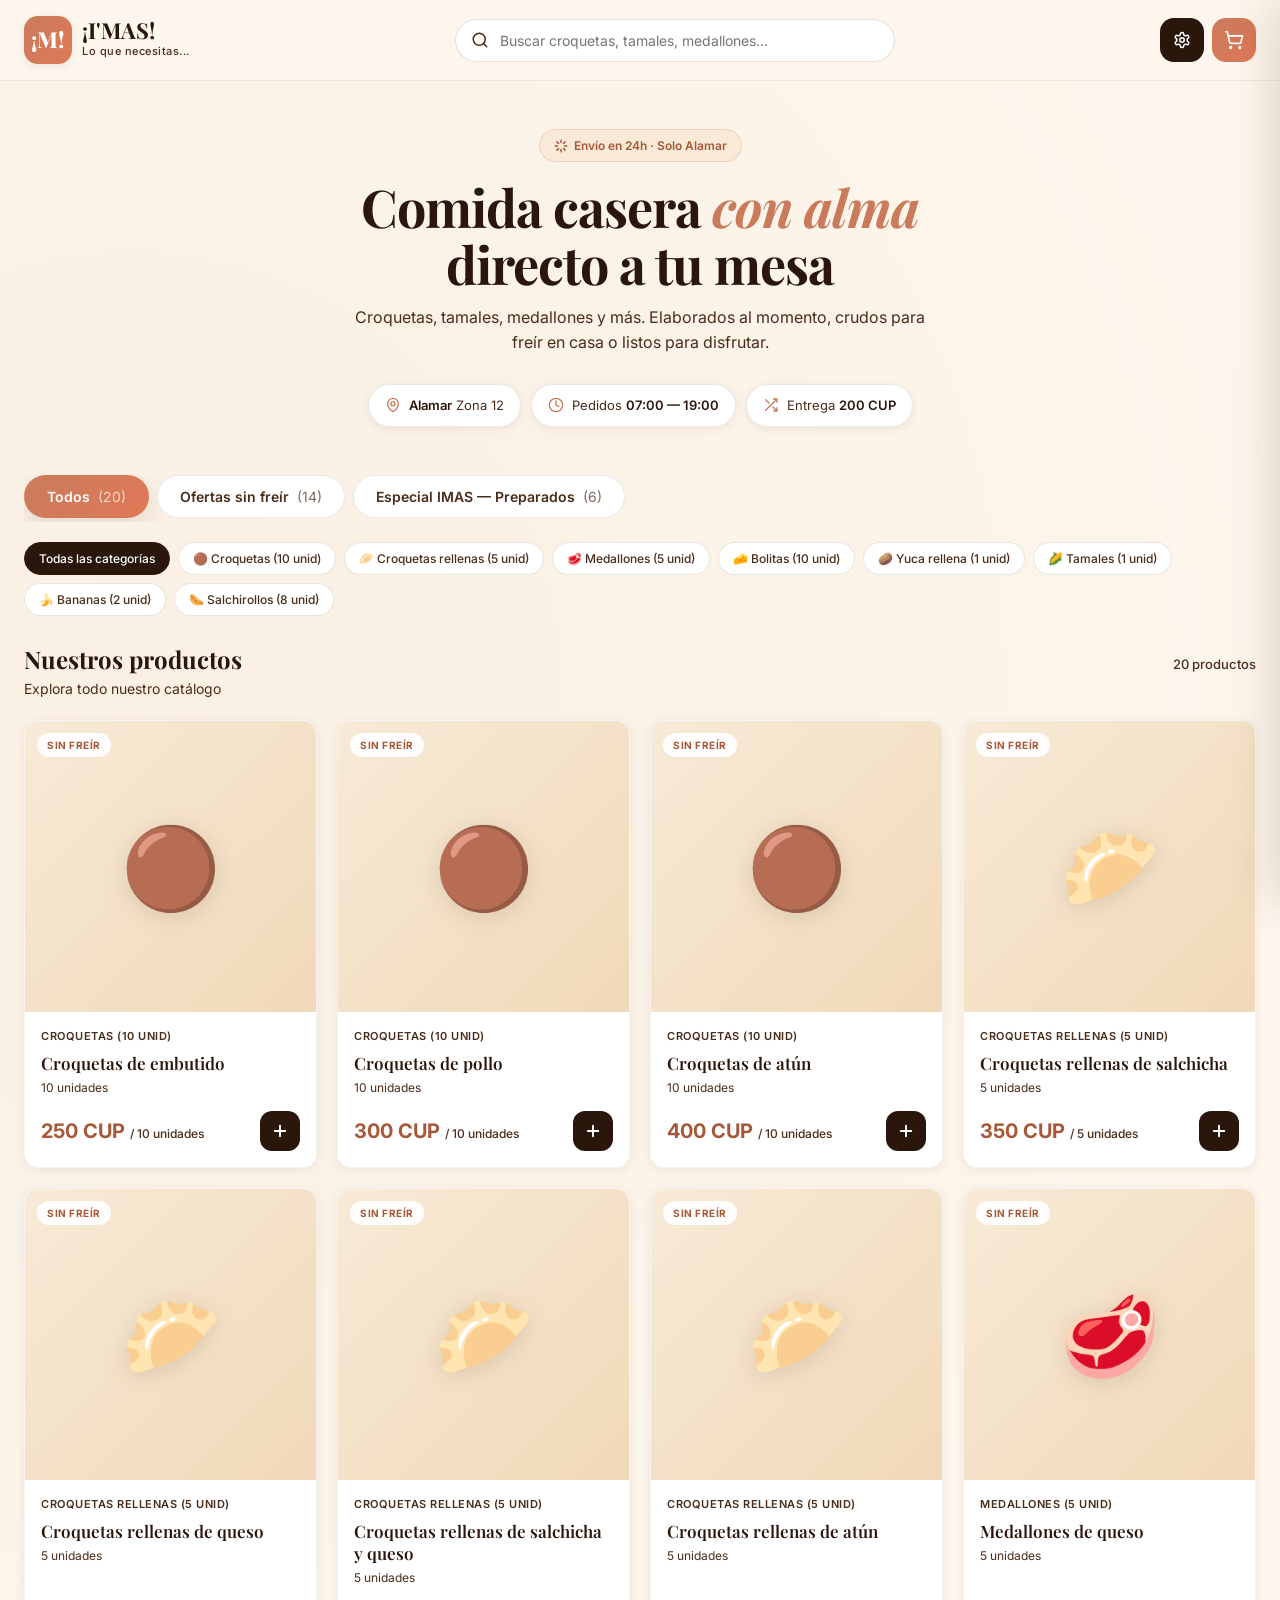
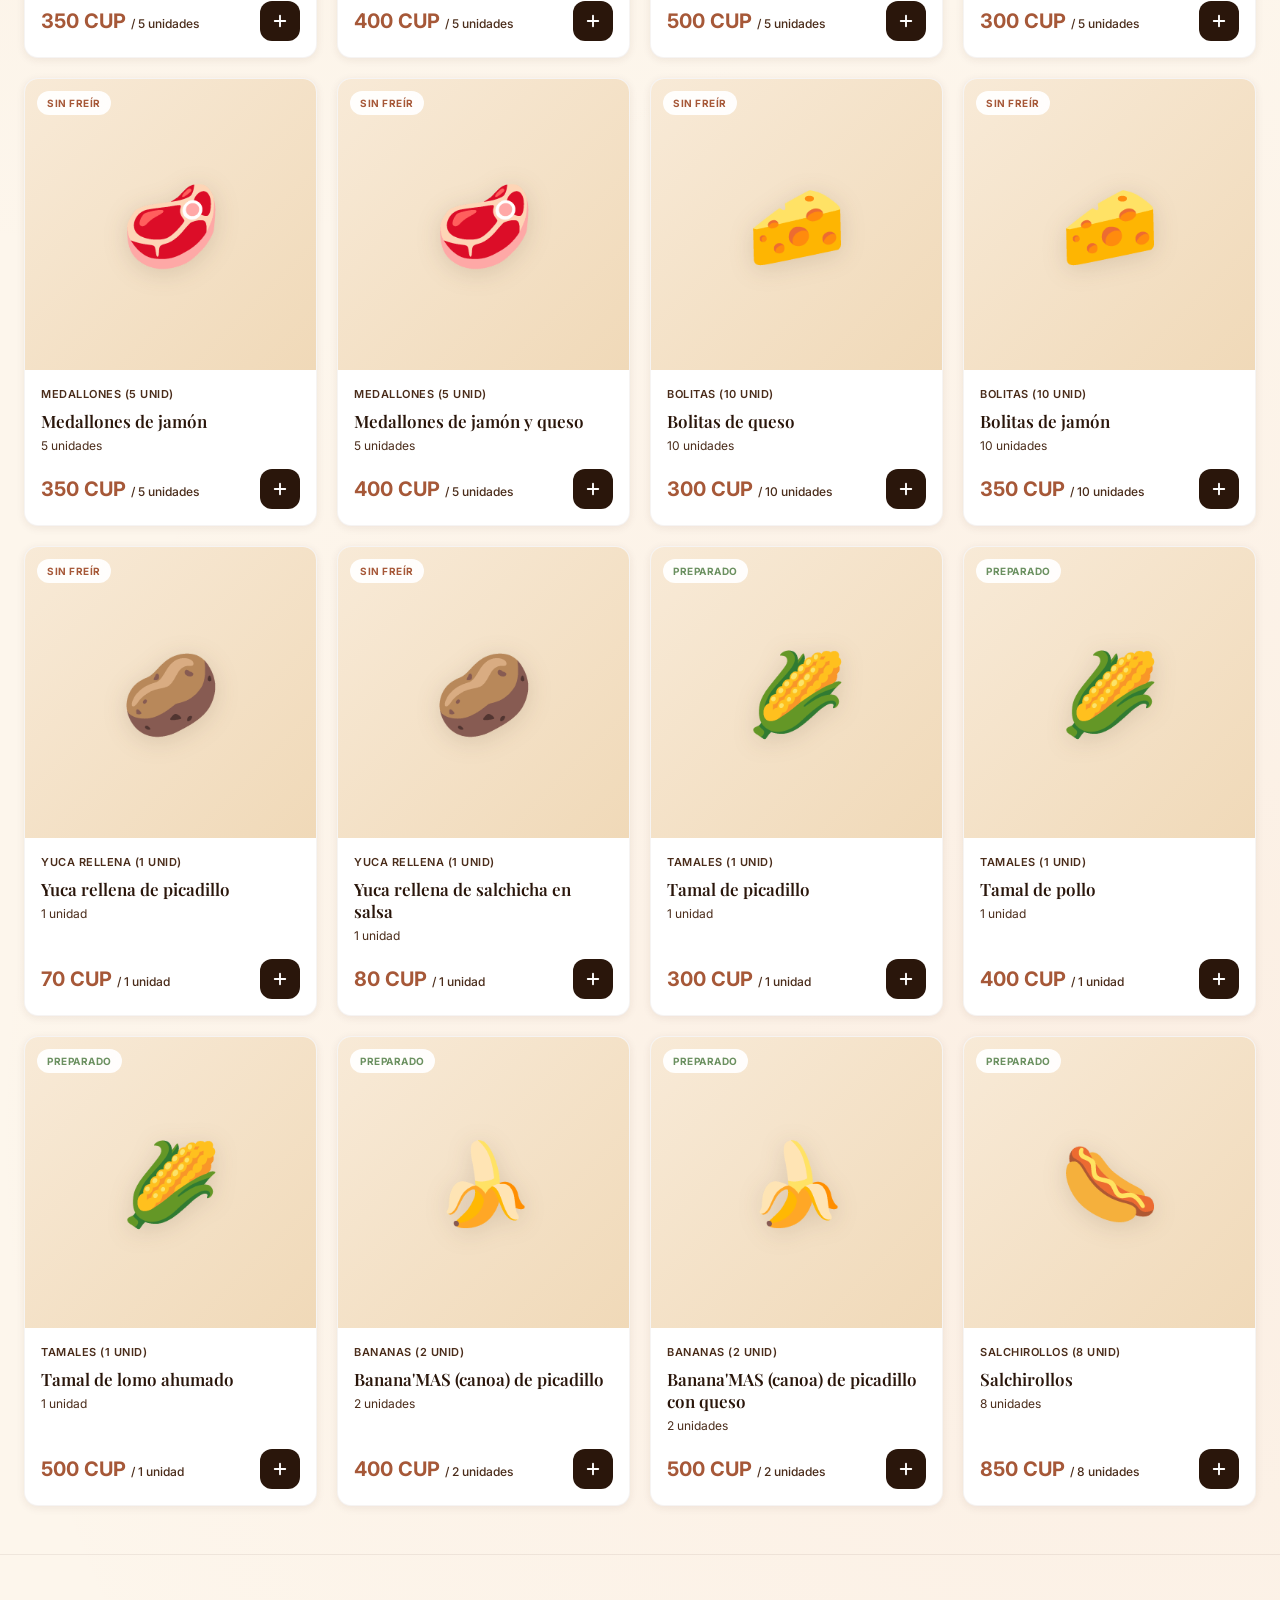
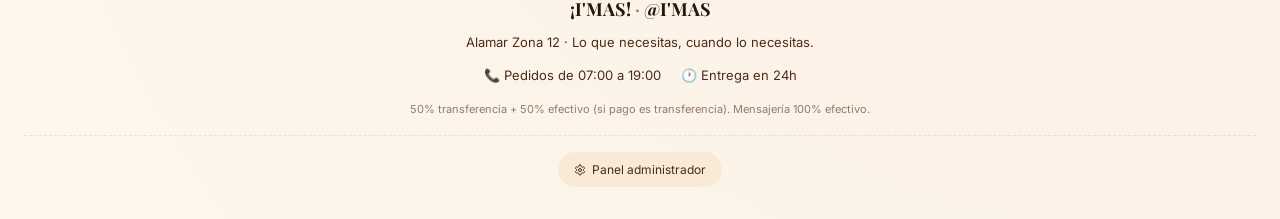
<file: index.html>
<!DOCTYPE html>
<html lang="es">
<head>
<meta charset="UTF-8" />
<meta name="viewport" content="width=device-width, initial-scale=1.0" />
<title>¡I'MAS! — Lo que necesitas...</title>
<link rel="preconnect" href="https://fonts.googleapis.com">
<link rel="preconnect" href="https://fonts.gstatic.com" crossorigin>
<link href="https://fonts.googleapis.com/css2?family=Playfair+Display:wght@500;600;700;800&family=Inter:wght@300;400;500;600;700&display=swap" rel="stylesheet">
<link rel="stylesheet" href="css/styles.css">
<link rel="stylesheet" href="css/store.css">
</head>
<body>

<header class="header" id="header">
  <div class="header-inner">
    <div class="logo" onclick="window.scrollTo({top:0, behavior:'smooth'})">
      <div class="logo-mark">¡M!</div>
      <div class="logo-text">
        <h1>¡I'MAS!</h1>
        <p>Lo que necesitas...</p>
      </div>
    </div>

    <div class="search-wrap">
      <svg class="search-icon" width="18" height="18" viewBox="0 0 24 24" fill="none" stroke="currentColor" stroke-width="2" stroke-linecap="round" stroke-linejoin="round">
        <circle cx="11" cy="11" r="8"/><path d="m21 21-4.3-4.3"/>
      </svg>
      <input type="text" class="search-input" id="searchInput" placeholder="Buscar croquetas, tamales, medallones..." />
      <button class="search-clear" id="searchClear" aria-label="Limpiar búsqueda">×</button>
    </div>

    <div class="header-actions">
      <a href="admin.html" class="icon-btn admin-btn" title="Panel administrador">
        <svg width="18" height="18" viewBox="0 0 24 24" fill="none" stroke="currentColor" stroke-width="2" stroke-linecap="round" stroke-linejoin="round">
          <path d="M12.22 2h-.44a2 2 0 0 0-2 2v.18a2 2 0 0 1-1 1.73l-.43.25a2 2 0 0 1-2 0l-.15-.08a2 2 0 0 0-2.73.73l-.22.38a2 2 0 0 0 .73 2.73l.15.1a2 2 0 0 1 1 1.72v.51a2 2 0 0 1-1 1.74l-.15.09a2 2 0 0 0-.73 2.73l.22.38a2 2 0 0 0 2.73.73l.15-.08a2 2 0 0 1 2 0l.43.25a2 2 0 0 1 1 1.73V20a2 2 0 0 0 2 2h.44a2 2 0 0 0 2-2v-.18a2 2 0 0 1 1-1.73l.43-.25a2 2 0 0 1 2 0l.15.08a2 2 0 0 0 2.73-.73l.22-.39a2 2 0 0 0-.73-2.73l-.15-.08a2 2 0 0 1-1-1.74v-.5a2 2 0 0 1 1-1.74l.15-.09a2 2 0 0 0 .73-2.73l-.22-.38a2 2 0 0 0-2.73-.73l-.15.08a2 2 0 0 1-2 0l-.43-.25a2 2 0 0 1-1-1.73V4a2 2 0 0 0-2-2z"/>
          <circle cx="12" cy="12" r="3"/>
        </svg>
      </a>
      <button class="icon-btn cart-btn" id="cartBtn" aria-label="Carrito">
        <svg width="20" height="20" viewBox="0 0 24 24" fill="none" stroke="currentColor" stroke-width="2" stroke-linecap="round" stroke-linejoin="round">
          <circle cx="8" cy="21" r="1"/><circle cx="19" cy="21" r="1"/>
          <path d="M2.05 2.05h2l2.66 12.42a2 2 0 0 0 2 1.58h9.78a2 2 0 0 0 1.95-1.57l1.65-7.43H5.12"/>
        </svg>
        <span class="cart-count hidden" id="cartCount">0</span>
      </button>
    </div>
  </div>
</header>

<section class="hero">
  <span class="hero-badge">
    <svg width="14" height="14" viewBox="0 0 24 24" fill="none" stroke="currentColor" stroke-width="2.5" stroke-linecap="round" stroke-linejoin="round">
      <path d="M12 2v4M12 18v4M4.93 4.93l2.83 2.83M16.24 16.24l2.83 2.83M2 12h4M18 12h4M4.93 19.07l2.83-2.83M16.24 7.76l2.83-2.83"/>
    </svg>
    Envío en 24h · Solo Alamar
  </span>
  <h2>Comida casera <span>con alma</span><br/>directo a tu mesa</h2>
  <p class="hero-subtitle">Croquetas, tamales, medallones y más. Elaborados al momento, crudos para freír en casa o listos para disfrutar.</p>
  <div class="info-chips">
    <div class="info-chip">
      <svg width="16" height="16" viewBox="0 0 24 24" fill="none" stroke="currentColor" stroke-width="2" stroke-linecap="round" stroke-linejoin="round"><path d="M20 10c0 7-8 12-8 12s-8-5-8-12a8 8 0 0 1 16 0Z"/><circle cx="12" cy="10" r="3"/></svg>
      <span><strong>Alamar</strong> Zona 12</span>
    </div>
    <div class="info-chip">
      <svg width="16" height="16" viewBox="0 0 24 24" fill="none" stroke="currentColor" stroke-width="2" stroke-linecap="round" stroke-linejoin="round"><circle cx="12" cy="12" r="10"/><polyline points="12 6 12 12 16 14"/></svg>
      <span>Pedidos <strong>07:00 — 19:00</strong></span>
    </div>
    <div class="info-chip">
      <svg width="16" height="16" viewBox="0 0 24 24" fill="none" stroke="currentColor" stroke-width="2" stroke-linecap="round" stroke-linejoin="round"><path d="M16 3h5v5M4 20L21 3M21 16v5h-5M15 15l6 6M4 4l5 5"/></svg>
      <span>Entrega <strong>200 CUP</strong></span>
    </div>
  </div>
</section>

<section class="filters">
  <div class="section-tabs" id="sectionTabs"></div>
  <div class="category-filters" id="categoryFilters"></div>
</section>

<main class="products-wrap">
  <div class="section-header">
    <div>
      <h3 id="sectionTitle">Nuestros productos</h3>
      <p id="sectionDescription">Explora todo nuestro catálogo</p>
    </div>
    <span class="result-count" id="resultCount"></span>
  </div>
  <div class="products" id="productsGrid"></div>
</main>

<footer class="footer">
  <div class="footer-brand">¡I'MAS! <span>·</span> @I'MAS</div>
  <p>Alamar Zona 12 · Lo que necesitas, cuando lo necesitas.</p>
  <div class="footer-links">
    <span>📞 Pedidos de 07:00 a 19:00</span>
    <span>🕐 Entrega en 24h</span>
  </div>
  <p style="margin-top:16px; font-size:11px; opacity:0.6;">50% transferencia + 50% efectivo (si pago es transferencia). Mensajería 100% efectivo.</p>
  <div class="footer-admin">
    <a href="admin.html" class="footer-admin-btn">
      <svg width="12" height="12" viewBox="0 0 24 24" fill="none" stroke="currentColor" stroke-width="2" stroke-linecap="round" stroke-linejoin="round">
        <path d="M12.22 2h-.44a2 2 0 0 0-2 2v.18a2 2 0 0 1-1 1.73l-.43.25a2 2 0 0 1-2 0l-.15-.08a2 2 0 0 0-2.73.73l-.22.38a2 2 0 0 0 .73 2.73l.15.1a2 2 0 0 1 1 1.72v.51a2 2 0 0 1-1 1.74l-.15.09a2 2 0 0 0-.73 2.73l.22.38a2 2 0 0 0 2.73.73l.15-.08a2 2 0 0 1 2 0l.43.25a2 2 0 0 1 1 1.73V20a2 2 0 0 0 2 2h.44a2 2 0 0 0 2-2v-.18a2 2 0 0 1 1-1.73l.43-.25a2 2 0 0 1 2 0l.15.08a2 2 0 0 0 2.73-.73l.22-.39a2 2 0 0 0-.73-2.73l-.15-.08a2 2 0 0 1-1-1.74v-.5a2 2 0 0 1 1-1.74l.15-.09a2 2 0 0 0 .73-2.73l-.22-.38a2 2 0 0 0-2.73-.73l-.15.08a2 2 0 0 1-2 0l-.43-.25a2 2 0 0 1-1-1.73V4a2 2 0 0 0-2-2z"/>
        <circle cx="12" cy="12" r="3"/>
      </svg>
      Panel administrador
    </a>
  </div>
</footer>

<!-- PRODUCT MODAL -->
<div class="modal-backdrop" id="productModal">
  <div class="modal" onclick="event.stopPropagation()">
    <div class="modal-image">
      <div class="modal-emoji" id="modalEmoji"></div>
      <button class="modal-close" onclick="closeProductModal()">×</button>
    </div>
    <div class="modal-body">
      <div class="product-category" id="modalCategory"></div>
      <div class="product-name" id="modalName"></div>
      <div class="product-unit" id="modalUnit"></div>
      <div class="modal-stock" id="modalStock" style="font-size:13px; color:var(--terracotta-dark); font-weight:500; margin-bottom:4px;"></div>
      <div class="modal-description" id="modalDescription"></div>

      <div class="quantity-selector">
        <span class="qty-label">Cantidad</span>
        <div class="qty-controls">
          <button class="qty-btn" id="qtyMinus">
            <svg width="14" height="14" viewBox="0 0 24 24" fill="none" stroke="currentColor" stroke-width="3"><path d="M5 12h14"/></svg>
          </button>
          <span class="qty-value" id="qtyValue">1</span>
          <button class="qty-btn" id="qtyPlus">
            <svg width="14" height="14" viewBox="0 0 24 24" fill="none" stroke="currentColor" stroke-width="3"><path d="M5 12h14M12 5v14"/></svg>
          </button>
        </div>
      </div>

      <div class="modal-footer">
        <div class="modal-total">
          <span>Total</span>
          <strong id="modalTotal">0 CUP</strong>
        </div>
        <button class="btn-primary" id="addToCartBtn">
          <svg width="16" height="16" viewBox="0 0 24 24" fill="none" stroke="currentColor" stroke-width="2.5" stroke-linecap="round" stroke-linejoin="round">
            <circle cx="8" cy="21" r="1"/><circle cx="19" cy="21" r="1"/>
            <path d="M2.05 2.05h2l2.66 12.42a2 2 0 0 0 2 1.58h9.78a2 2 0 0 0 1.95-1.57l1.65-7.43H5.12"/>
          </svg>
          Agregar al carrito
        </button>
      </div>
    </div>
  </div>
</div>

<!-- CART DRAWER -->
<div class="drawer-backdrop" id="drawerBackdrop"></div>
<aside class="drawer" id="cartDrawer">
  <div class="drawer-header">
    <h3>Tu pedido</h3>
    <button class="drawer-close" id="drawerClose">
      <svg width="18" height="18" viewBox="0 0 24 24" fill="none" stroke="currentColor" stroke-width="2.5" stroke-linecap="round" stroke-linejoin="round">
        <path d="M18 6 6 18M6 6l12 12"/>
      </svg>
    </button>
  </div>
  <div class="drawer-body" id="cartBody"></div>
  <div class="drawer-footer" id="cartFooter" style="display:none;">
    <div class="cart-summary">
      <div class="summary-row"><span>Subtotal</span><span id="cartSubtotal">0 CUP</span></div>
      <div class="summary-row"><span>Mensajería (Alamar)</span><span id="cartDelivery">200 CUP</span></div>
      <div class="summary-row total"><span>Total</span><strong id="cartTotal">0 CUP</strong></div>
    </div>
    <div class="cart-stock-notice" id="cartStockNotice">Stock reservado al confirmar el pedido.</div>
    <button class="btn-checkout" id="checkoutBtn">
      <svg width="18" height="18" viewBox="0 0 24 24" fill="none" stroke="currentColor" stroke-width="2" stroke-linecap="round" stroke-linejoin="round">
        <path d="M22 16.92v3a2 2 0 0 1-2.18 2 19.79 19.79 0 0 1-8.63-3.07 19.5 19.5 0 0 1-6-6 19.79 19.79 0 0 1-3.07-8.67A2 2 0 0 1 4.11 2h3a2 2 0 0 1 2 1.72 12.84 12.84 0 0 0 .7 2.81 2 2 0 0 1-.45 2.11L8.09 9.91a16 16 0 0 0 6 6l1.27-1.27a2 2 0 0 1 2.11-.45 12.84 12.84 0 0 0 2.81.7A2 2 0 0 1 22 16.92z"/>
      </svg>
      Pagar por WhatsApp
    </button>
    <button class="clear-cart" id="clearCart">Vaciar carrito</button>
  </div>
</aside>

<!-- CHECKOUT MODAL -->
<div class="modal-backdrop checkout-modal" id="checkoutModal">
  <div class="modal" onclick="event.stopPropagation()">
    <div class="checkout-body">
      <h3>Finalizar pedido</h3>
      <p class="checkout-subtitle">Completa tus datos y te contactaremos por WhatsApp.</p>

      <div class="form-group"><label class="form-label">Nombre completo *</label>
        <input type="text" class="form-input" id="checkName" placeholder="Ej: María González" />
        <div class="form-error">Por favor ingresa tu nombre.</div></div>

      <div class="form-group"><label class="form-label">Teléfono *</label>
        <input type="tel" class="form-input" id="checkPhone" placeholder="5X XXX XXXX" />
        <div class="form-error">Ingresa un teléfono válido.</div></div>

      <div class="form-group"><label class="form-label">Dirección de entrega (Alamar) *</label>
        <textarea class="form-textarea" id="checkAddress" placeholder="Calle, número, entre calles, edificio, apto..."></textarea>
        <div class="form-error">Necesitamos tu dirección.</div></div>

      <div class="form-group"><label class="form-label">Fecha de entrega deseada</label>
        <input type="date" class="form-input" id="checkDate" /></div>

      <div class="form-group"><label class="form-label">Método de pago *</label>
        <div class="payment-options" id="paymentOptions">
          <label class="payment-option"><input type="radio" name="payment" value="transferencia" />
            <div class="payment-label"><strong>100% Transferencia</strong><span>50% al hacer el pedido + 50% al entregar (ambos por transferencia).</span></div></label>
          <label class="payment-option"><input type="radio" name="payment" value="mixto" />
            <div class="payment-label"><strong>Transferencia + Efectivo</strong><span>50% por transferencia al hacer el pedido, 50% en efectivo al recibir.</span></div></label>
          <label class="payment-option"><input type="radio" name="payment" value="efectivo" />
            <div class="payment-label"><strong>Efectivo al recibir (mensajería)</strong><span>Pago completo en efectivo al mensajero. Incluye 200 CUP de envío.</span></div></label>
        </div>
        <div class="form-error">Selecciona un método de pago.</div></div>

      <div class="form-group"><label class="form-label">Comentarios (opcional)</label>
        <textarea class="form-textarea" id="checkNotes" placeholder="Alguna indicación especial..."></textarea></div>

      <div class="checkout-summary" id="checkoutSummary"></div>

      <div style="display:flex; gap:10px;">
        <button class="btn-primary" style="flex:1; background:var(--brown-700);" onclick="closeCheckoutModal()">Cancelar</button>
        <button class="btn-checkout" id="sendWhatsApp" style="flex:1.4;">
          <svg width="18" height="18" viewBox="0 0 24 24" fill="currentColor">
            <path d="M17.472 14.382c-.297-.149-1.758-.867-2.03-.967-.273-.099-.471-.148-.67.15-.197.297-.767.966-.94 1.164-.173.199-.347.223-.644.075-.297-.15-1.255-.463-2.39-1.475-.883-.788-1.48-1.761-1.653-2.059-.173-.297-.018-.458.13-.606.134-.133.298-.347.446-.52.149-.174.198-.298.298-.497.099-.198.05-.371-.025-.52-.075-.149-.669-1.612-.916-2.207-.242-.579-.487-.5-.669-.51-.173-.008-.371-.01-.57-.01-.198 0-.52.074-.792.372-.272.297-1.04 1.016-1.04 2.479 0 1.462 1.065 2.875 1.213 3.074.149.198 2.096 3.2 5.077 4.487.709.306 1.262.489 1.694.625.712.227 1.36.195 1.871.118.571-.085 1.758-.719 2.006-1.413.248-.694.248-1.289.173-1.413-.074-.124-.272-.198-.57-.347m-5.421 7.403h-.004a9.87 9.87 0 01-5.031-1.378l-.361-.214-3.741.982.998-3.648-.235-.374a9.86 9.86 0 01-1.51-5.26c.001-5.45 4.436-9.884 9.888-9.884 2.64 0 5.122 1.03 6.988 2.898a9.825 9.825 0 012.893 6.994c-.003 5.45-4.437 9.884-9.885 9.884m8.413-18.297A11.815 11.815 0 0012.05 0C5.495 0 .16 5.335.157 11.892c0 2.096.547 4.142 1.588 5.945L.057 24l6.305-1.654a11.882 11.882 0 005.683 1.448h.005c6.554 0 11.89-5.335 11.893-11.893a11.821 11.821 0 00-3.48-8.413z"/>
          </svg>
          Enviar por WhatsApp
        </button>
      </div>
    </div>
  </div>
</div>

<div class="toast" id="toast"></div>

<script src="js/config.js"></script>
<script src="js/utils.js"></script>
<script src="js/store.js"></script>

</body>
</html>
</file>
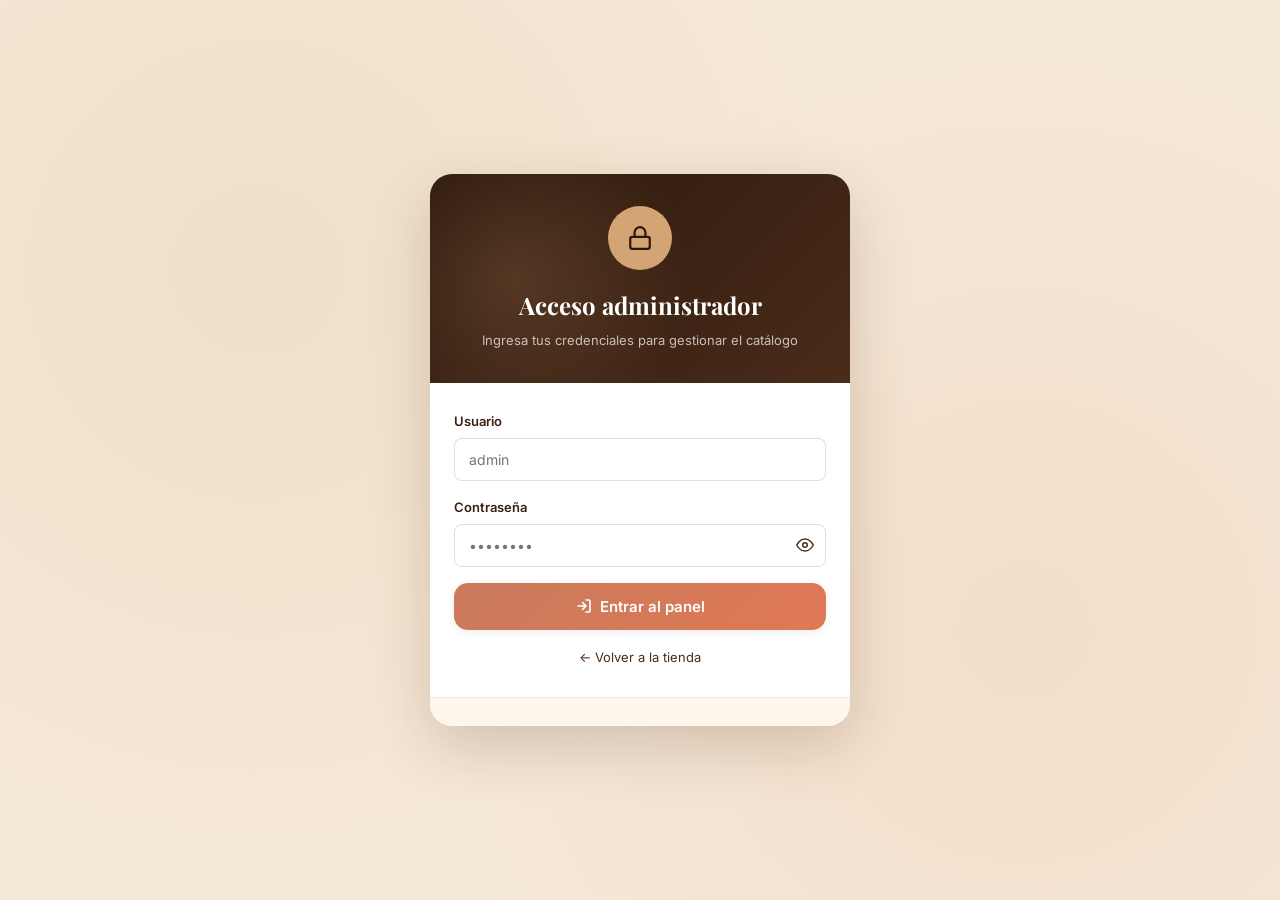
<file: admin.html>
<!DOCTYPE html>
<html lang="es">
<head>
<meta charset="UTF-8" />
<meta name="viewport" content="width=device-width, initial-scale=1.0" />
<title>Admin · ¡I'MAS!</title>
<link rel="preconnect" href="https://fonts.googleapis.com">
<link rel="preconnect" href="https://fonts.gstatic.com" crossorigin>
<link href="https://fonts.googleapis.com/css2?family=Playfair+Display:wght@500;600;700;800&family=Inter:wght@300;400;500;600;700&display=swap" rel="stylesheet">
<link rel="stylesheet" href="css/styles.css">
<link rel="stylesheet" href="css/admin.css">
</head>
<body>

<!-- LOGIN SCREEN -->
<div class="login-screen" id="loginScreen">
  <div class="login-card">
    <div class="login-header">
      <div class="login-icon">
        <svg width="26" height="26" viewBox="0 0 24 24" fill="none" stroke="currentColor" stroke-width="2" stroke-linecap="round" stroke-linejoin="round">
          <rect width="18" height="11" x="3" y="11" rx="2" ry="2"/><path d="M7 11V7a5 5 0 0 1 10 0v4"/>
        </svg>
      </div>
      <h3>Acceso administrador</h3>
      <p>Ingresa tus credenciales para gestionar el catálogo</p>
    </div>
    <div class="login-body">
      <div class="form-group">
        <label class="form-label">Usuario</label>
        <input type="text" class="form-input" id="loginUser" placeholder="admin" autocomplete="username" />
        <div class="form-error">Usuario incorrecto.</div>
      </div>
      <div class="form-group">
        <label class="form-label">Contraseña</label>
        <div class="password-wrapper">
          <input type="password" class="form-input" id="loginPass" placeholder="••••••••" autocomplete="current-password" />
          <button type="button" class="password-toggle" id="togglePass" aria-label="Mostrar contraseña" onclick="
            var i=document.getElementById('loginPass');
            var b=document.getElementById('togglePass');
            if(i.type==='password'){i.type='text';b.innerHTML='<svg width=&quot;18&quot; height=&quot;18&quot; viewBox=&quot;0 0 24 24&quot; fill=&quot;none&quot; stroke=&quot;currentColor&quot; stroke-width=&quot;2&quot; stroke-linecap=&quot;round&quot; stroke-linejoin=&quot;round&quot;><path d=&quot;M17.94 17.94A10.07 10.07 0 0 1 12 20c-7 0-11-8-11-8a18.45 18.45 0 0 1 5.06-5.94M9.9 4.24A9.12 9.12 0 0 1 12 4c7 0 11 8 11 8a18.5 18.5 0 0 1-2.16 3.19m-6.72-1.07a3 3 0 1 1-4.24-4.24&quot;/><line x1=&quot;1&quot; y1=&quot;1&quot; x2=&quot;23&quot; y2=&quot;23&quot;/></svg>';b.setAttribute('aria-label','Ocultar contraseña');}
            else{i.type='password';b.innerHTML='<svg width=&quot;18&quot; height=&quot;18&quot; viewBox=&quot;0 0 24 24&quot; fill=&quot;none&quot; stroke=&quot;currentColor&quot; stroke-width=&quot;2&quot; stroke-linecap=&quot;round&quot; stroke-linejoin=&quot;round&quot;><path d=&quot;M1 12s4-8 11-8 11 8 11 8-4 8-11 8-11-8-11-8z&quot;/><circle cx=&quot;12&quot; cy=&quot;12&quot; r=&quot;3&quot;/></svg>';b.setAttribute('aria-label','Mostrar contraseña');}
          ">
            <svg width="18" height="18" viewBox="0 0 24 24" fill="none" stroke="currentColor" stroke-width="2" stroke-linecap="round" stroke-linejoin="round">
              <path d="M1 12s4-8 11-8 11 8 11 8-4 8-11 8-11-8-11-8z"/>
              <circle cx="12" cy="12" r="3"/>
            </svg>
          </button>
        </div>
        <div class="form-error">Contraseña incorrecta.</div>
      </div>
      <button class="btn-primary" style="width:100%; justify-content:center;" id="loginBtn">
        <svg width="16" height="16" viewBox="0 0 24 24" fill="none" stroke="currentColor" stroke-width="2.5" stroke-linecap="round" stroke-linejoin="round">
          <path d="M15 3h4a2 2 0 0 1 2 2v14a2 2 0 0 1-2 2h-4M10 17l5-5-5-5M15 12H3"/>
        </svg>
        Entrar al panel
      </button>
      <div style="text-align:center; margin-top:14px;">
        <a href="index.html" class="back-to-store">← Volver a la tienda</a>
      </div>
    </div>
    <div class="login-footer">
    </div>
  </div>
</div>

<!-- ADMIN PANEL -->
<div class="admin-app" id="adminApp" style="display:none;">
  <div class="admin-topbar">
    <div class="admin-topbar-title">
      <svg width="24" height="24" viewBox="0 0 24 24" fill="none" stroke="currentColor" stroke-width="2" stroke-linecap="round" stroke-linejoin="round">
        <path d="M12.22 2h-.44a2 2 0 0 0-2 2v.18a2 2 0 0 1-1 1.73l-.43.25a2 2 0 0 1-2 0l-.15-.08a2 2 0 0 0-2.73.73l-.22.38a2 2 0 0 0 .73 2.73l.15.1a2 2 0 0 1 1 1.72v.51a2 2 0 0 1-1 1.74l-.15.09a2 2 0 0 0-.73 2.73l.22.38a2 2 0 0 0 2.73.73l.15-.08a2 2 0 0 1 2 0l.43.25a2 2 0 0 1 1 1.73V20a2 2 0 0 0 2 2h.44a2 2 0 0 0 2-2v-.18a2 2 0 0 1 1-1.73l.43-.25a2 2 0 0 1 2 0l.15.08a2 2 0 0 0 2.73-.73l.22-.39a2 2 0 0 0-.73-2.73l-.15-.08a2 2 0 0 1-1-1.74v-.5a2 2 0 0 1 1-1.74l.15-.09a2 2 0 0 0 .73-2.73l-.22-.38a2 2 0 0 0-2.73-.73l-.15.08a2 2 0 0 1-2 0l-.43-.25a2 2 0 0 1-1-1.73V4a2 2 0 0 0-2-2z"/>
        <circle cx="12" cy="12" r="3"/>
      </svg>
      <h2>Administración</h2><span>¡I'MAS!</span>
    </div>
    <div class="admin-topbar-actions">
      <a href="index.html" class="admin-btn-ghost" title="Ver tienda">
        <svg width="14" height="14" viewBox="0 0 24 24" fill="none" stroke="currentColor" stroke-width="2" stroke-linecap="round" stroke-linejoin="round">
          <path d="M15 3h6v6M14 10l7-7M9 21H3v-6M10 14l-7 7"/>
        </svg>
        Ver tienda
      </a>
      <button class="admin-btn-ghost" onclick="exportData()" title="Exportar catálogo">
        <svg width="14" height="14" viewBox="0 0 24 24" fill="none" stroke="currentColor" stroke-width="2" stroke-linecap="round" stroke-linejoin="round">
          <path d="M21 15v4a2 2 0 0 1-2 2H5a2 2 0 0 1-2-2v-4M7 10l5 5 5-5M12 15V3"/>
        </svg>
        Exportar
      </button>
      <button class="admin-btn-ghost" onclick="doLogout()">
        <svg width="14" height="14" viewBox="0 0 24 24" fill="none" stroke="currentColor" stroke-width="2" stroke-linecap="round" stroke-linejoin="round">
          <path d="M9 21H5a2 2 0 0 1-2-2V5a2 2 0 0 1 2-2h4M16 17l5-5-5-5M21 12H9"/>
        </svg>
        Salir
      </button>
    </div>
  </div>

  <div class="admin-body">
    <div class="admin-container">
      <div class="admin-tabs">
        <button class="admin-tab active" data-tab="products" onclick="switchAdminTab('products')">
          <svg width="14" height="14" viewBox="0 0 24 24" fill="none" stroke="currentColor" stroke-width="2" stroke-linecap="round" stroke-linejoin="round">
            <path d="m7.5 4.27 9 5.15M21 8a2 2 0 0 0-1-1.73l-7-4a2 2 0 0 0-2 0l-7 4A2 2 0 0 0 3 8v8a2 2 0 0 0 1 1.73l7 4a2 2 0 0 0 2 0l7-4A2 2 0 0 0 21 16ZM3.3 7 12 12l8.7-5M12 22V12"/>
          </svg>
          Catálogo
        </button>
        <button class="admin-tab" data-tab="sections" onclick="switchAdminTab('sections')">
          <svg width="14" height="14" viewBox="0 0 24 24" fill="none" stroke="currentColor" stroke-width="2" stroke-linecap="round" stroke-linejoin="round">
            <path d="M3 6h18M3 12h18M3 18h18"/>
          </svg>
          Secciones
        </button>
        <button class="admin-tab" data-tab="settings" onclick="switchAdminTab('settings')">
          <svg width="14" height="14" viewBox="0 0 24 24" fill="none" stroke="currentColor" stroke-width="2" stroke-linecap="round" stroke-linejoin="round">
            <path d="M12.22 2h-.44a2 2 0 0 0-2 2v.18a2 2 0 0 1-1 1.73l-.43.25a2 2 0 0 1-2 0l-.15-.08a2 2 0 0 0-2.73.73l-.22.38a2 2 0 0 0 .73 2.73l.15.1a2 2 0 0 1 1 1.72v.51a2 2 0 0 1-1 1.74l-.15.09a2 2 0 0 0-.73 2.73l.22.38a2 2 0 0 0 2.73.73l.15-.08a2 2 0 0 1 2 0l.43.25a2 2 0 0 1 1 1.73V20a2 2 0 0 0 2 2h.44a2 2 0 0 0 2-2v-.18a2 2 0 0 1 1-1.73l.43-.25a2 2 0 0 1 2 0l.15.08a2 2 0 0 0 2.73-.73l.22-.39a2 2 0 0 0-.73-2.73l-.15-.08a2 2 0 0 1-1-1.74v-.5a2 2 0 0 1 1-1.74l.15-.09a2 2 0 0 0 .73-2.73l-.22-.38a2 2 0 0 0-2.73-.73l-.15.08a2 2 0 0 1-2 0l-.43-.25a2 2 0 0 1-1-1.73V4a2 2 0 0 0-2-2z"/>
            <circle cx="12" cy="12" r="3"/>
          </svg>
          Configuración
        </button>
      </div>

      <!-- TAB: PRODUCTS -->
      <div class="admin-tab-content" id="tab-products">
        <div class="admin-section-header">
          <div>
            <h3>Catálogo de productos</h3>
            <p id="productsCount">0 productos en total</p>
          </div>
          <div style="display:flex; gap:8px; align-items:center; flex-wrap:wrap;">
            <div class="admin-search">
              <svg width="14" height="14" viewBox="0 0 24 24" fill="none" stroke="currentColor" stroke-width="2" stroke-linecap="round" stroke-linejoin="round">
                <circle cx="11" cy="11" r="8"/><path d="m21 21-4.3-4.3"/>
              </svg>
              <input type="text" id="adminSearch" placeholder="Buscar..." oninput="renderAdminProducts()" />
            </div>
            <button class="btn-primary" onclick="openEditModal()">
              <svg width="16" height="16" viewBox="0 0 24 24" fill="none" stroke="currentColor" stroke-width="2.5" stroke-linecap="round" stroke-linejoin="round">
                <path d="M5 12h14M12 5v14"/>
              </svg>
              Nuevo producto
            </button>
          </div>
        </div>
        <div class="admin-products" id="adminProducts"></div>
      </div>

      <!-- TAB: SECTIONS -->
      <div class="admin-tab-content" id="tab-sections" style="display:none;">
        <div class="admin-section-header">
          <div>
            <h3>Secciones del catálogo</h3>
            <p>Organiza tus productos por secciones</p>
          </div>
        </div>
        <div class="sections-list" id="sectionsList"></div>
      </div>

      <!-- TAB: SETTINGS -->
      <div class="admin-tab-content" id="tab-settings" style="display:none;">
        <div class="admin-section-header">
          <div>
            <h3>Configuración</h3>
            <p>Gestiona las credenciales y datos del negocio</p>
          </div>
        </div>

        <div class="settings-card">
          <h4>Datos del negocio</h4>
          <div class="form-row">
            <div class="form-group">
              <label class="form-label">Nombre</label>
              <input type="text" class="form-input" id="bizName" />
            </div>
            <div class="form-group">
              <label class="form-label">Teléfono WhatsApp (con código país)</label>
              <input type="text" class="form-input" id="bizWhatsApp" placeholder="5351234567" />
            </div>
          </div>
          <div class="form-row">
            <div class="form-group">
              <label class="form-label">Zona de entrega</label>
              <input type="text" class="form-input" id="bizZone" />
            </div>
            <div class="form-group">
              <label class="form-label">Tarifa de envío (CUP)</label>
              <input type="number" class="form-input" id="bizDelivery" />
            </div>
          </div>
          <div class="form-group">
            <label class="form-label">Dirección</label>
            <input type="text" class="form-input" id="bizAddress" />
          </div>
          <button class="btn-primary" onclick="saveBusiness()">Guardar datos</button>
        </div>

        <div class="settings-card">
          <h4>Seguridad</h4>
          <div class="form-row">
            <div class="form-group">
              <label class="form-label">Usuario administrador</label>
              <input type="text" class="form-input" id="adminUser" />
            </div>
            <div class="form-group">
              <label class="form-label">Nueva contraseña</label>
              <input type="password" class="form-input" id="adminPass" placeholder="Deja vacío para no cambiar" />
            </div>
          </div>
          <button class="btn-primary" onclick="saveSecurity()">Guardar cambios</button>
        </div>

        <div class="settings-card danger">
          <h4>Zona peligrosa</h4>
          <p>Restablecer el catálogo a los productos originales eliminará todos los cambios que hayas hecho.</p>
          <button class="admin-btn-action delete" style="max-width:280px; padding:12px 16px;" onclick="resetCatalog()">
            <svg width="14" height="14" viewBox="0 0 24 24" fill="none" stroke="currentColor" stroke-width="2" stroke-linecap="round" stroke-linejoin="round">
              <path d="M3 6h18M19 6v14a2 2 0 0 1-2 2H7a2 2 0 0 1-2-2V6m3 0V4a2 2 0 0 1 2-2h4a2 2 0 0 1 2 2v2"/>
            </svg>
            Restablecer catálogo original
          </button>
        </div>
      </div>
    </div>
  </div>
</div>

<!-- EDIT PRODUCT MODAL -->
<div class="modal-backdrop edit-modal" id="editModal">
  <div class="modal" onclick="event.stopPropagation()">
    <div class="edit-header">
      <h3 id="editTitle">Editar producto</h3>
      <button class="modal-close" onclick="closeEditModal()" style="position:static; background:var(--cream-100);">×</button>
    </div>
    <div class="edit-body">
      <input type="hidden" id="editId" />

      <div class="form-group">
        <label class="form-label">Nombre del producto *</label>
        <input type="text" class="form-input" id="editName" placeholder="Ej: Croquetas de pollo" />
        <div class="form-error">El nombre es obligatorio.</div>
      </div>

      <div class="form-row">
        <div class="form-group">
          <label class="form-label">Sección *</label>
          <select class="form-select" id="editSection"></select>
        </div>
        <div class="form-group">
          <label class="form-label">Tipo *</label>
          <select class="form-select" id="editType">
            <option value="sin_freir">Sin freír (para preparar en casa)</option>
            <option value="preparado">Preparado (listo para comer)</option>
          </select>
        </div>
      </div>

      <div class="form-row">
        <div class="form-group">
          <label class="form-label">Categoría *</label>
          <input type="text" class="form-input" id="editCategory" list="categoryList" placeholder="Ej: Croquetas (10 unid)" />
          <datalist id="categoryList"></datalist>
          <div class="form-error">La categoría es obligatoria.</div>
        </div>
        <div class="form-group">
          <label class="form-label">Unidad *</label>
          <input type="text" class="form-input" id="editUnit" placeholder="Ej: 10 unidades" />
          <div class="form-error">La unidad es obligatoria.</div>
        </div>
      </div>

      <div class="form-row">
        <div class="form-group">
          <label class="form-label">Precio (CUP) *</label>
          <input type="number" class="form-input" id="editPrice" min="0" step="1" placeholder="0" />
          <div class="form-error">El precio debe ser mayor a 0.</div>
        </div>
        <div class="form-group">
          <label class="form-label">Stock disponible</label>
          <input type="number" class="form-input" id="editStock" min="0" step="1" placeholder="0" />
        </div>
      </div>

      <div class="form-group">
        <label class="form-label">Ícono</label>
        <div class="emoji-picker" id="emojiPicker"></div>
      </div>

      <div style="display:flex; gap:10px; margin-top:8px;">
        <button class="btn-primary" style="flex:1; background:var(--brown-700);" onclick="closeEditModal()">Cancelar</button>
        <button class="btn-primary" style="flex:1.4;" onclick="saveEditProduct()">
          <svg width="16" height="16" viewBox="0 0 24 24" fill="none" stroke="currentColor" stroke-width="2.5" stroke-linecap="round" stroke-linejoin="round">
            <path d="M20 6 9 17l-5-5"/>
          </svg>
          Guardar
        </button>
      </div>
    </div>
  </div>
</div>

<div class="toast" id="toast"></div>

<script src="js/config.js"></script>
<script src="js/utils.js"></script>
<script src="js/admin.js"></script>

</body>
</html>
</file>
<file: css/styles.css>
/* ============ RESET & VARIABLES ============ */
*, *::before, *::after { box-sizing: border-box; margin: 0; padding: 0; }
:root {
  --cream-50: #fdf6ec;
  --cream-100: #f8ead7;
  --cream-200: #f0d9b8;
  --sand: #e8c9a0;
  --terracotta: #c97b5c;
  --terracotta-dark: #a65838;
  --brown-700: #4a2c1a;
  --brown-800: #3a1f12;
  --brown-900: #2a160b;
  --gold: #d4a574;
  --gold-dark: #b8894f;
  --accent: #e07856;
  --success: #6b9060;
  --danger: #c04040;
  --shadow-sm: 0 2px 8px rgba(74, 44, 26, 0.08);
  --shadow-md: 0 8px 24px rgba(74, 44, 26, 0.12);
  --shadow-lg: 0 20px 60px rgba(74, 44, 26, 0.2);
  --radius-sm: 8px;
  --radius-md: 14px;
  --radius-lg: 22px;
  --radius-xl: 30px;
  --transition: 0.3s cubic-bezier(0.4, 0, 0.2, 1);
}

html { scroll-behavior: smooth; }
body {
  font-family: 'Inter', -apple-system, BlinkMacSystemFont, sans-serif;
  background: var(--cream-50);
  color: var(--brown-800);
  line-height: 1.6;
  min-height: 100vh;
  -webkit-font-smoothing: antialiased;
  background-image:
    radial-gradient(circle at 10% 20%, rgba(212, 165, 116, 0.08) 0%, transparent 40%),
    radial-gradient(circle at 90% 80%, rgba(224, 120, 86, 0.06) 0%, transparent 40%);
}

h1, h2, h3, h4 { font-family: 'Playfair Display', serif; font-weight: 700; color: var(--brown-900); }
button { font-family: inherit; cursor: pointer; border: none; background: none; }
input, textarea, select { font-family: inherit; }
a { text-decoration: none; color: inherit; }

/* ============ FORMULARIOS ============ */
.form-group { margin-bottom: 16px; }
.form-label { display: block; font-size: 13px; font-weight: 600; color: var(--brown-800); margin-bottom: 6px; }
.form-input, .form-textarea, .form-select {
  width: 100%; padding: 12px 14px;
  border: 1.5px solid rgba(74, 44, 26, 0.15);
  border-radius: var(--radius-sm); background: white;
  font-size: 14px; color: var(--brown-800);
  transition: all var(--transition);
}
.form-input:focus, .form-textarea:focus, .form-select:focus {
  outline: none; border-color: var(--terracotta);
  box-shadow: 0 0 0 4px rgba(201, 123, 92, 0.1);
}
.form-textarea { min-height: 70px; resize: vertical; font-family: inherit; }
.form-row { display: grid; grid-template-columns: 1fr 1fr; gap: 12px; }
.form-error { font-size: 12px; color: var(--danger); margin-top: 4px; display: none; }
.form-group.error .form-error { display: block; }
.form-group.error .form-input,
.form-group.error .form-textarea { border-color: var(--danger); }

/* ============ BOTONES ============ */
.btn-primary {
  padding: 14px 28px;
  background: linear-gradient(135deg, var(--terracotta) 0%, var(--accent) 100%);
  color: white; border-radius: var(--radius-md);
  font-size: 15px; font-weight: 600;
  display: inline-flex; align-items: center; gap: 8px;
  transition: all var(--transition);
  box-shadow: var(--shadow-sm);
}
.btn-primary:hover { transform: translateY(-2px); box-shadow: var(--shadow-md); }
.btn-primary:disabled { opacity: 0.5; cursor: not-allowed; transform: none; }

/* ============ MODALES ============ */
.modal-backdrop {
  position: fixed; inset: 0;
  background: rgba(42, 22, 11, 0.5);
  backdrop-filter: blur(4px);
  z-index: 1000;
  opacity: 0; pointer-events: none;
  transition: opacity var(--transition);
  display: grid; place-items: center;
  padding: 20px;
}
.modal-backdrop.open { opacity: 1; pointer-events: auto; }
.modal {
  background: white; border-radius: var(--radius-lg);
  max-width: 520px; width: 100%;
  max-height: 90vh; overflow-y: auto;
  transform: scale(0.92);
  transition: transform var(--transition);
  box-shadow: var(--shadow-lg);
}
.modal-backdrop.open .modal { transform: scale(1); }

.modal-image {
  aspect-ratio: 16 / 10;
  background: linear-gradient(135deg, var(--cream-100) 0%, var(--cream-200) 100%);
  display: grid; place-items: center; position: relative;
}
.modal-emoji { font-size: 140px; }
.modal-close {
  position: absolute; top: 12px; right: 12px;
  width: 40px; height: 40px; border-radius: 50%;
  background: rgba(255, 255, 255, 0.9);
  color: var(--brown-800); display: grid; place-items: center;
  font-size: 20px; transition: all var(--transition);
}
.modal-close:hover { background: white; transform: rotate(90deg); }

.modal-body { padding: 24px; }
.modal-body .product-category { margin-bottom: 8px; }
.modal-body .product-name { font-size: 24px; margin-bottom: 12px; }
.modal-body .product-unit { font-size: 14px; margin-bottom: 16px; }

.modal-description {
  padding: 14px 16px; background: var(--cream-50);
  border-radius: var(--radius-sm); font-size: 14px;
  color: var(--brown-700); margin-bottom: 20px;
  border-left: 3px solid var(--terracotta);
}

.quantity-selector {
  display: flex; align-items: center; justify-content: space-between;
  padding: 8px 8px 8px 16px; background: var(--cream-50);
  border-radius: var(--radius-md); margin-bottom: 16px;
}
.qty-label { font-size: 13px; color: var(--brown-700); font-weight: 600; }
.qty-controls {
  display: flex; align-items: center; gap: 10px;
  background: white; padding: 4px;
  border-radius: var(--radius-sm); box-shadow: var(--shadow-sm);
}
.qty-btn {
  width: 32px; height: 32px; border-radius: 8px;
  background: var(--cream-100); color: var(--brown-800);
  display: grid; place-items: center;
  transition: all var(--transition);
}
.qty-btn:hover { background: var(--terracotta); color: white; }
.qty-btn:disabled { opacity: 0.4; cursor: not-allowed; }
.qty-value { font-weight: 700; font-size: 16px; min-width: 32px; text-align: center; }

.modal-footer { display: flex; align-items: center; justify-content: space-between; gap: 16px; }
.modal-total { font-size: 13px; color: var(--brown-700); }
.modal-total strong { display: block; font-size: 22px; color: var(--terracotta-dark); font-family: 'Playfair Display', serif; }

.edit-modal .modal { max-width: 560px; }
.edit-header {
  padding: 20px 24px; border-bottom: 1px solid rgba(74, 44, 26, 0.08);
  display: flex; align-items: center; justify-content: space-between;
}
.edit-header h3 { font-size: 20px; }
.edit-body { padding: 24px; }

/* ============ EMOJI PICKER ============ */
.emoji-picker {
  display: flex; flex-wrap: wrap; gap: 4px;
  padding: 8px; background: var(--cream-50);
  border-radius: var(--radius-sm);
  max-height: 120px; overflow-y: auto;
}
.emoji-option {
  width: 36px; height: 36px;
  border-radius: 8px; background: white;
  display: grid; place-items: center;
  font-size: 20px;
  transition: all var(--transition);
}
.emoji-option:hover { background: var(--cream-200); transform: scale(1.1); }
.emoji-option.selected { background: var(--terracotta); color: white; box-shadow: 0 2px 8px rgba(201, 123, 92, 0.4); }

/* ============ PRODUCT CARD ============ */
.product-card {
  background: white; border-radius: var(--radius-md);
  overflow: hidden; box-shadow: var(--shadow-sm);
  border: 1px solid rgba(74, 44, 26, 0.05);
  transition: all var(--transition);
  display: flex; flex-direction: column;
  cursor: pointer; position: relative;
}
.product-card:hover { transform: translateY(-4px); box-shadow: var(--shadow-lg); border-color: rgba(201, 123, 92, 0.2); }

.product-image {
  aspect-ratio: 1;
  background: linear-gradient(135deg, var(--cream-100) 0%, var(--cream-200) 100%);
  display: grid; place-items: center;
  position: relative; overflow: hidden;
}
.product-emoji {
  font-size: 80px;
  filter: drop-shadow(0 4px 12px rgba(74, 44, 26, 0.15));
  transition: transform 0.6s cubic-bezier(0.4, 0, 0.2, 1);
}
.product-card:hover .product-emoji { transform: scale(1.12) rotate(-3deg); }

.product-type {
  position: absolute; top: 12px; left: 12px;
  padding: 4px 10px; border-radius: 12px;
  font-size: 10px; font-weight: 700; text-transform: uppercase; letter-spacing: 0.5px;
  background: rgba(255, 255, 255, 0.92); backdrop-filter: blur(4px);
}
.type-sin_freir { color: var(--terracotta-dark); }
.type-preparado { color: var(--success); }

.product-info { padding: 16px; display: flex; flex-direction: column; flex: 1; }
.product-category { font-size: 11px; color: var(--brown-700); font-weight: 600; letter-spacing: 0.5px; text-transform: uppercase; margin-bottom: 6px; }
.product-name { font-family: 'Playfair Display', serif; font-size: 17px; font-weight: 600; color: var(--brown-900); line-height: 1.3; margin-bottom: 4px; }
.product-unit { font-size: 12px; color: var(--brown-700); margin-bottom: 14px; }
.product-footer { display: flex; justify-content: space-between; align-items: center; margin-top: auto; }
.product-price { font-size: 20px; font-weight: 700; color: var(--terracotta-dark); }
.product-price span { font-size: 12px; color: var(--brown-700); font-weight: 500; }

.add-btn {
  width: 40px; height: 40px; border-radius: 12px;
  background: var(--brown-900); color: white;
  display: grid; place-items: center;
  transition: all var(--transition);
}
.add-btn:hover { background: var(--terracotta); transform: scale(1.08); }
.add-btn:disabled { opacity: 0.4; cursor: not-allowed; }
.add-btn:disabled:hover { background: var(--brown-900); transform: none; }

.sold-out-badge {
  position: absolute; top: 50%; left: 50%;
  transform: translate(-50%, -50%);
  background: rgba(192, 64, 64, 0.9); color: white;
  padding: 6px 16px; border-radius: 8px;
  font-size: 13px; font-weight: 700;
  text-transform: uppercase; letter-spacing: 0.5px;
  z-index: 2;
}
.low-stock-badge {
  position: absolute; bottom: 10px; right: 10px;
  background: rgba(224, 120, 86, 0.9); color: white;
  padding: 3px 10px; border-radius: 6px;
  font-size: 11px; font-weight: 600;
  z-index: 2;
}
.product-card.out-of-stock { opacity: 0.7; }
.product-card.out-of-stock .product-info { pointer-events: none; }

.no-stock-label {
  font-size: 12px; font-weight: 600; color: var(--danger);
  padding: 8px 12px;
}

.stock-zero { color: var(--danger) !important; }

.empty-state { grid-column: 1 / -1; text-align: center; padding: 64px 24px; color: var(--brown-700); }
.empty-state svg { color: var(--gold); margin-bottom: 16px; }
.empty-state h4 { font-size: 20px; margin-bottom: 8px; }

/* ============ TOAST ============ */
.toast {
  position: fixed; bottom: 24px; left: 50%;
  transform: translateX(-50%) translateY(100px);
  background: var(--brown-900); color: white;
  padding: 12px 20px; border-radius: var(--radius-lg);
  font-size: 14px; font-weight: 500; box-shadow: var(--shadow-lg);
  z-index: 9999; opacity: 0; transition: all var(--transition);
  display: inline-flex; align-items: center; gap: 8px;
  max-width: calc(100vw - 40px);
}
.toast.show { opacity: 1; transform: translateX(-50%) translateY(0); }

/* ============ SCROLLBAR ============ */
::-webkit-scrollbar { width: 10px; height: 10px; }
::-webkit-scrollbar-track { background: var(--cream-50); }
::-webkit-scrollbar-thumb { background: var(--sand); border-radius: 5px; }
::-webkit-scrollbar-thumb:hover { background: var(--gold); }

/* ============ RESPONSIVE (compartido) ============ */
@media (max-width: 768px) {
  .modal { max-height: 92vh; }
  .modal-emoji { font-size: 100px; }
  .modal-body { padding: 20px; }
  .modal-body .product-name { font-size: 20px; }
  .form-row { grid-template-columns: 1fr; }
}
</file>
<file: css/store.css>
/* ============ HEADER ============ */
.header {
  position: sticky; top: 0; z-index: 100;
  background: rgba(253, 246, 236, 0.95);
  backdrop-filter: blur(12px);
  -webkit-backdrop-filter: blur(12px);
  border-bottom: 1px solid rgba(74, 44, 26, 0.08);
  transition: box-shadow var(--transition);
}
.header.scrolled { box-shadow: var(--shadow-sm); }

.header-inner {
  max-width: 1280px; margin: 0 auto;
  padding: 16px 24px;
  display: flex; align-items: center;
  justify-content: space-between; gap: 16px;
}

.logo { display: flex; align-items: center; gap: 10px; cursor: pointer; }
.logo-mark {
  width: 48px; height: 48px;
  background: linear-gradient(135deg, var(--terracotta) 0%, var(--accent) 100%);
  border-radius: 14px;
  display: grid; place-items: center;
  font-family: 'Playfair Display', serif;
  font-weight: 800;
  color: white; font-size: 22px;
  box-shadow: var(--shadow-sm);
}
.logo-text h1 { font-size: 22px; line-height: 1; color: var(--brown-900); }
.logo-text p { font-size: 11px; color: var(--brown-700); letter-spacing: 0.5px; font-weight: 500; margin-top: 2px; }

.search-wrap { flex: 1; max-width: 440px; position: relative; }
.search-input {
  width: 100%;
  padding: 12px 44px 12px 44px;
  border: 1.5px solid rgba(74, 44, 26, 0.15);
  border-radius: var(--radius-lg);
  background: white; font-size: 14px;
  color: var(--brown-800);
  transition: all var(--transition);
}
.search-input:focus { outline: none; border-color: var(--terracotta); box-shadow: 0 0 0 4px rgba(201, 123, 92, 0.12); }
.search-icon { position: absolute; left: 16px; top: 50%; transform: translateY(-50%); color: var(--brown-700); pointer-events: none; }
.search-clear {
  position: absolute; right: 12px; top: 50%; transform: translateY(-50%);
  width: 24px; height: 24px; border-radius: 50%;
  background: rgba(74, 44, 26, 0.1);
  color: var(--brown-700);
  display: none; align-items: center; justify-content: center; font-size: 14px;
  transition: background var(--transition);
}
.search-clear.visible { display: grid; }
.search-clear:hover { background: rgba(74, 44, 26, 0.2); }

.header-actions { display: flex; gap: 8px; align-items: center; }
.icon-btn {
  width: 44px; height: 44px; border-radius: 14px;
  background: white; border: 1.5px solid rgba(74, 44, 26, 0.1);
  display: grid; place-items: center;
  color: var(--brown-800);
  transition: all var(--transition);
  position: relative;
}
.icon-btn:hover { background: var(--cream-100); border-color: var(--terracotta); color: var(--terracotta-dark); }
.cart-btn { background: linear-gradient(135deg, var(--terracotta) 0%, var(--accent) 100%); color: white; border-color: transparent; }
.cart-btn:hover { transform: translateY(-1px); box-shadow: var(--shadow-md); color: white; }
.admin-btn { background: var(--brown-900); color: white; border-color: transparent; }
.admin-btn:hover { background: var(--brown-700); color: white; }
.cart-count {
  position: absolute; top: -6px; right: -6px;
  background: var(--brown-900); color: white;
  min-width: 22px; height: 22px; border-radius: 11px;
  padding: 0 6px; font-size: 11px; font-weight: 700;
  display: grid; place-items: center;
  border: 2px solid white;
  transition: transform var(--transition);
}
.cart-count.bump { animation: bump 0.4s ease; }
@keyframes bump { 0%, 100% { transform: scale(1); } 50% { transform: scale(1.3); } }
.cart-count.hidden { display: none; }

/* ============ HERO ============ */
.hero { max-width: 1280px; margin: 0 auto; padding: 48px 24px 32px; text-align: center; }
.hero-badge {
  display: inline-flex; align-items: center; gap: 6px;
  padding: 6px 14px; background: var(--cream-100);
  border: 1px solid rgba(201, 123, 92, 0.2);
  border-radius: 20px; font-size: 12px; font-weight: 600;
  color: var(--terracotta-dark); margin-bottom: 16px;
}
.hero h2 { font-size: clamp(32px, 5vw, 52px); line-height: 1.1; margin-bottom: 12px; letter-spacing: -0.02em; }
.hero h2 span { color: var(--terracotta); font-style: italic; }
.hero-subtitle { font-size: 16px; color: var(--brown-700); max-width: 600px; margin: 0 auto 28px; }

.info-chips { display: flex; flex-wrap: wrap; justify-content: center; gap: 10px; margin-top: 24px; }
.info-chip {
  display: inline-flex; align-items: center; gap: 8px;
  padding: 10px 16px; background: white;
  border: 1px solid rgba(74, 44, 26, 0.1);
  border-radius: var(--radius-lg); font-size: 13px;
  color: var(--brown-700); box-shadow: var(--shadow-sm);
}
.info-chip strong { color: var(--brown-900); font-weight: 600; }
.info-chip svg { color: var(--terracotta); flex-shrink: 0; }

/* ============ FILTERS ============ */
.filters { max-width: 1280px; margin: 0 auto; padding: 16px 24px 24px; }
.section-tabs { display: flex; gap: 8px; margin-bottom: 20px; overflow-x: auto; padding-bottom: 4px; scrollbar-width: none; }
.section-tabs::-webkit-scrollbar { display: none; }

.tab {
  padding: 12px 22px; border-radius: var(--radius-lg);
  font-size: 14px; font-weight: 600; white-space: nowrap;
  background: white; border: 1.5px solid rgba(74, 44, 26, 0.1);
  color: var(--brown-700); transition: all var(--transition);
}
.tab:hover { border-color: var(--terracotta); color: var(--terracotta-dark); }
.tab.active {
  background: linear-gradient(135deg, var(--terracotta) 0%, var(--accent) 100%);
  color: white; border-color: transparent; box-shadow: var(--shadow-md);
}

.category-filters { display: flex; flex-wrap: wrap; gap: 8px; }
.chip {
  padding: 8px 14px; border-radius: 20px; font-size: 12px; font-weight: 500;
  background: white; border: 1.5px solid rgba(74, 44, 26, 0.12);
  color: var(--brown-700); transition: all var(--transition);
}
.chip:hover { border-color: var(--gold-dark); color: var(--gold-dark); }
.chip.active { background: var(--brown-900); color: white; border-color: var(--brown-900); }

/* ============ PRODUCTS GRID ============ */
.products-wrap { max-width: 1280px; margin: 0 auto; padding: 0 24px 48px; }
.section-header { display: flex; align-items: baseline; justify-content: space-between; margin-bottom: 20px; }
.section-header h3 { font-size: 24px; color: var(--brown-900); }
.section-header p { font-size: 14px; color: var(--brown-700); }
.result-count { font-size: 13px; color: var(--brown-700); font-weight: 500; }

.products { display: grid; grid-template-columns: repeat(auto-fill, minmax(250px, 1fr)); gap: 20px; }

/* ============ CART DRAWER ============ */
.drawer {
  position: fixed; top: 0; right: 0;
  width: 100%; max-width: 440px; height: 100vh;
  background: white; z-index: 250;
  transform: translateX(100%);
  transition: transform var(--transition);
  display: flex; flex-direction: column;
  box-shadow: -10px 0 40px rgba(74, 44, 26, 0.15);
}
.drawer.open { transform: translateX(0); }

.drawer-backdrop {
  position: fixed; inset: 0;
  background: rgba(42, 22, 11, 0.5);
  z-index: 240;
  opacity: 0; pointer-events: none;
  transition: opacity var(--transition);
}
.drawer-backdrop.open { opacity: 1; pointer-events: auto; }

.drawer-header {
  padding: 20px 24px; border-bottom: 1px solid rgba(74, 44, 26, 0.08);
  display: flex; align-items: center; justify-content: space-between;
}
.drawer-header h3 { font-size: 20px; }
.drawer-close {
  width: 36px; height: 36px; border-radius: 10px;
  background: var(--cream-100); color: var(--brown-800);
  display: grid; place-items: center;
}
.drawer-close:hover { background: var(--cream-200); }

.drawer-body { flex: 1; overflow-y: auto; padding: 16px 24px; }

.cart-item { display: flex; gap: 12px; padding: 14px 0; border-bottom: 1px solid rgba(74, 44, 26, 0.08); }
.cart-item:last-child { border-bottom: none; }

.cart-item-image {
  width: 72px; height: 72px; border-radius: 12px;
  background: linear-gradient(135deg, var(--cream-100) 0%, var(--cream-200) 100%);
  display: grid; place-items: center; flex-shrink: 0; font-size: 36px;
}
.cart-item-info { flex: 1; min-width: 0; }
.cart-item-name { font-family: 'Playfair Display', serif; font-size: 15px; font-weight: 600; color: var(--brown-900); margin-bottom: 2px; line-height: 1.3; }
.cart-item-unit { font-size: 12px; color: var(--brown-700); margin-bottom: 8px; }
.cart-stock-available { font-size: 11px; color: var(--success); margin: -3px 0 8px; font-weight: 600; }
.cart-stock-warning { font-size: 11px; color: var(--danger); margin: -3px 0 8px; font-weight: 600; line-height: 1.35; }
.cart-item-bottom { display: flex; align-items: center; justify-content: space-between; }
.cart-qty { display: flex; align-items: center; gap: 6px; background: var(--cream-50); padding: 3px; border-radius: 8px; }
.cart-qty button {
  width: 24px; height: 24px; border-radius: 6px;
  background: white; color: var(--brown-800);
  display: grid; place-items: center; font-size: 14px;
  transition: all var(--transition);
}
.cart-qty button:hover { background: var(--terracotta); color: white; }
.cart-qty span { font-weight: 700; font-size: 14px; min-width: 24px; text-align: center; }
.cart-item-price { font-weight: 700; color: var(--terracotta-dark); font-size: 14px; }

.empty-cart { text-align: center; padding: 48px 24px; color: var(--brown-700); }
.empty-cart svg { color: var(--gold); margin-bottom: 16px; }
.empty-cart h4 { font-size: 18px; margin-bottom: 6px; }
.empty-cart p { font-size: 14px; }

.drawer-footer { padding: 20px 24px; border-top: 1px solid rgba(74, 44, 26, 0.08); background: var(--cream-50); }
.cart-summary { display: flex; flex-direction: column; gap: 8px; margin-bottom: 16px; }
.cart-stock-notice {
  padding: 9px 10px; margin: -4px 0 12px;
  border: 1px solid rgba(107, 144, 96, 0.2);
  border-radius: var(--radius-sm);
  background: rgba(107, 144, 96, 0.08);
  color: var(--success); font-size: 11px; line-height: 1.35;
}
.cart-stock-notice.warning {
  border-color: rgba(192, 64, 64, 0.2);
  background: rgba(192, 64, 64, 0.07);
  color: var(--danger);
}
.summary-row { display: flex; justify-content: space-between; font-size: 14px; color: var(--brown-700); }
.summary-row.total {
  padding-top: 12px; border-top: 1px dashed rgba(74, 44, 26, 0.2);
  font-size: 18px; font-weight: 700; color: var(--brown-900);
}
.summary-row.total strong { font-family: 'Playfair Display', serif; color: var(--terracotta-dark); }

.btn-checkout {
  width: 100%; padding: 16px;
  background: linear-gradient(135deg, #25d366 0%, #1ebe57 100%);
  color: white; border-radius: var(--radius-md);
  font-size: 15px; font-weight: 600;
  display: inline-flex; align-items: center; justify-content: center; gap: 10px;
  transition: all var(--transition); box-shadow: var(--shadow-sm);
}
.btn-checkout:hover { transform: translateY(-2px); box-shadow: var(--shadow-md); }
.btn-checkout:disabled { opacity: 0.5; cursor: not-allowed; transform: none; }

.clear-cart {
  display: block; width: 100%; margin-top: 10px; padding: 10px;
  font-size: 13px; color: var(--brown-700); text-align: center;
  border-radius: var(--radius-sm); transition: all var(--transition);
}
.clear-cart:hover { background: var(--cream-100); color: var(--danger); }

/* ============ CHECKOUT ============ */
.checkout-modal .modal { max-width: 480px; }
.checkout-body { padding: 24px; }
.checkout-body h3 { font-size: 22px; margin-bottom: 4px; }
.checkout-subtitle { font-size: 14px; color: var(--brown-700); margin-bottom: 20px; }

.payment-options { display: flex; flex-direction: column; gap: 8px; }
.payment-option {
  padding: 12px 14px;
  border: 1.5px solid rgba(74, 44, 26, 0.15);
  border-radius: var(--radius-sm); cursor: pointer;
  transition: all var(--transition);
  display: flex; align-items: flex-start; gap: 10px;
}
.payment-option:hover { border-color: var(--terracotta); }
.payment-option.selected { border-color: var(--terracotta); background: rgba(201, 123, 92, 0.05); }
.payment-option input { margin-top: 3px; accent-color: var(--terracotta); }
.payment-label { flex: 1; }
.payment-label strong { display: block; font-size: 14px; color: var(--brown-900); margin-bottom: 2px; }
.payment-label span { font-size: 12px; color: var(--brown-700); line-height: 1.4; }

.checkout-summary {
  background: var(--cream-50); border-radius: var(--radius-sm);
  padding: 14px 16px; margin: 20px 0; font-size: 13px;
}

/* ============ FOOTER ============ */
.footer {
  max-width: 1280px; margin: 0 auto; padding: 40px 24px 32px;
  text-align: center; color: var(--brown-700); font-size: 13px;
  border-top: 1px solid rgba(74, 44, 26, 0.08);
}
.footer-brand { font-family: 'Playfair Display', serif; font-weight: 700; font-size: 18px; color: var(--brown-900); margin-bottom: 8px; }
.footer-brand span { color: var(--terracotta); }
.footer-links { display: flex; justify-content: center; gap: 20px; margin-top: 12px; flex-wrap: wrap; }
.footer-admin { margin-top: 16px; padding-top: 16px; border-top: 1px dashed rgba(74, 44, 26, 0.1); }
.footer-admin-btn {
  display: inline-flex; align-items: center; gap: 6px;
  padding: 8px 16px; font-size: 12px;
  color: var(--brown-700); background: var(--cream-100);
  border-radius: 20px; transition: all var(--transition);
}
.footer-admin-btn:hover { background: var(--cream-200); color: var(--brown-900); }

/* ============ RESPONSIVE ============ */
@media (max-width: 768px) {
  .header-inner { padding: 12px 16px; gap: 10px; }
  .logo-text h1 { font-size: 18px; }
  .logo-text p { font-size: 10px; }
  .logo-mark { width: 42px; height: 42px; font-size: 20px; }
  .search-wrap { order: 3; flex-basis: 100%; max-width: none; }
  .header-inner { flex-wrap: wrap; }
  .hero { padding: 32px 16px 20px; }
  .hero-subtitle { font-size: 14px; }
  .info-chips { gap: 8px; }
  .info-chip { padding: 8px 12px; font-size: 12px; }
  .filters { padding: 12px 16px 20px; }
  .products-wrap { padding: 0 16px 40px; }
  .products { grid-template-columns: repeat(auto-fill, minmax(160px, 1fr)); gap: 14px; }
  .product-emoji { font-size: 64px; }
  .product-name { font-size: 15px; }
  .product-price { font-size: 17px; }
  .section-header { flex-direction: column; align-items: flex-start; gap: 4px; }
  .section-header h3 { font-size: 20px; }
  .drawer { max-width: 100%; }
}
</file>
<file: css/admin.css>
body { background: #f5e9d7; }

/* ============ LOGIN SCREEN ============ */
.login-screen {
  min-height: 100vh;
  display: grid; place-items: center;
  padding: 20px;
  background:
    radial-gradient(circle at 20% 30%, rgba(212, 165, 116, 0.15) 0%, transparent 50%),
    radial-gradient(circle at 80% 70%, rgba(224, 120, 86, 0.1) 0%, transparent 50%);
}
.login-card {
  max-width: 420px; width: 100%;
  background: white;
  border-radius: var(--radius-lg);
  box-shadow: var(--shadow-lg);
  overflow: hidden;
}
.login-header {
  background: linear-gradient(135deg, var(--brown-900) 0%, var(--brown-700) 100%);
  padding: 32px 24px;
  color: white;
  text-align: center;
  position: relative;
}
.login-header::before {
  content: ""; position: absolute; inset: 0;
  background-image: radial-gradient(circle at 20% 50%, rgba(212, 165, 116, 0.2) 0%, transparent 50%);
  pointer-events: none;
}
.login-icon {
  width: 64px; height: 64px;
  background: var(--gold);
  border-radius: 50%;
  display: grid; place-items: center;
  margin: 0 auto 16px;
  color: var(--brown-900);
  position: relative;
}
.login-header h3 {
  font-size: 24px; color: white;
  font-family: 'Playfair Display', serif;
  margin-bottom: 6px; position: relative;
}
.login-header p { font-size: 13px; color: rgba(255,255,255,0.7); position: relative; }
.login-body { padding: 28px 24px; }
.login-footer {
  padding: 14px 24px;
  border-top: 1px solid rgba(74, 44, 26, 0.08);
  font-size: 11px; color: var(--brown-700);
  text-align: center; background: var(--cream-50);
}
.password-wrapper {
  position: relative;
  display: flex;
  align-items: center;
}
.password-wrapper .form-input {
  padding-right: 44px;
  width: 100%;
}
.password-toggle {
  position: absolute;
  right: 8px;
  top: 50%;
  transform: translateY(-50%);
  background: none;
  border: none;
  cursor: pointer;
  color: var(--brown-700);
  display: flex;
  align-items: center;
  padding: 4px;
  border-radius: 4px;
  transition: color var(--transition);
}
.password-toggle:hover { color: var(--brown-900); }
.back-to-store {
  font-size: 13px; color: var(--brown-700);
  display: inline-flex; align-items: center; gap: 4px;
  transition: color var(--transition);
}
.back-to-store:hover { color: var(--terracotta); }

/* ============ ADMIN APP ============ */
.admin-app {
  display: flex; flex-direction: column;
  min-height: 100vh;
}

.admin-topbar {
  background: var(--brown-900);
  color: white;
  padding: 16px 24px;
  display: flex; align-items: center; justify-content: space-between;
  gap: 16px;
  box-shadow: var(--shadow-md);
  flex-shrink: 0;
  position: sticky; top: 0; z-index: 50;
}
.admin-topbar-title { display: flex; align-items: center; gap: 12px; }
.admin-topbar-title svg { color: var(--gold); }
.admin-topbar-title h2 {
  font-family: 'Playfair Display', serif;
  font-size: 20px; font-weight: 700; color: white;
}
.admin-topbar-title span {
  font-size: 12px; color: rgba(255,255,255,0.6);
  margin-left: 4px; font-family: 'Inter', sans-serif; font-weight: 400;
}
.admin-topbar-actions { display: flex; gap: 8px; align-items: center; flex-wrap: wrap; }
.admin-btn-ghost {
  padding: 8px 14px; border-radius: 10px;
  background: rgba(255,255,255,0.08); color: white;
  font-size: 13px; font-weight: 500;
  display: inline-flex; align-items: center; gap: 6px;
  transition: all var(--transition);
}
.admin-btn-ghost:hover { background: rgba(255,255,255,0.15); }
.admin-btn-ghost.primary { background: var(--terracotta); }
.admin-btn-ghost.primary:hover { background: var(--terracotta-dark); }

.admin-body { flex: 1; overflow-y: auto; padding: 24px; }
.admin-container { max-width: 1100px; margin: 0 auto; }

.admin-tabs {
  display: flex; gap: 4px; margin-bottom: 24px;
  background: white; padding: 4px;
  border-radius: var(--radius-md);
  box-shadow: var(--shadow-sm);
  width: fit-content;
}
.admin-tab {
  padding: 10px 18px; border-radius: 10px;
  font-size: 13px; font-weight: 600;
  color: var(--brown-700);
  transition: all var(--transition);
  display: inline-flex; align-items: center; gap: 6px;
}
.admin-tab:hover { background: var(--cream-50); }
.admin-tab.active { background: var(--brown-900); color: white; }

.admin-section-header {
  display: flex; justify-content: space-between; align-items: center;
  margin-bottom: 20px; flex-wrap: wrap; gap: 12px;
}
.admin-section-header h3 { font-size: 22px; }
.admin-section-header p { font-size: 14px; color: var(--brown-700); }

.admin-search { position: relative; max-width: 300px; flex: 1; }
.admin-search input {
  width: 100%; padding: 10px 12px 10px 38px;
  border: 1.5px solid rgba(74, 44, 26, 0.15);
  border-radius: var(--radius-sm); background: white; font-size: 13px;
}
.admin-search input:focus { outline: none; border-color: var(--terracotta); }
.admin-search svg {
  position: absolute; left: 12px; top: 50%;
  transform: translateY(-50%); color: var(--brown-700);
}

.admin-products {
  display: grid;
  grid-template-columns: repeat(auto-fill, minmax(320px, 1fr));
  gap: 16px;
}

.admin-product {
  background: white;
  border-radius: var(--radius-md);
  padding: 16px;
  box-shadow: var(--shadow-sm);
  border: 1px solid rgba(74, 44, 26, 0.08);
  display: flex; flex-direction: column;
  transition: all var(--transition);
}
.admin-product:hover { box-shadow: var(--shadow-md); }
.admin-product.inactive { opacity: 0.55; }

.admin-product-header { display: flex; gap: 12px; margin-bottom: 12px; }
.admin-product-icon {
  width: 56px; height: 56px; flex-shrink: 0;
  border-radius: 12px;
  background: linear-gradient(135deg, var(--cream-100) 0%, var(--cream-200) 100%);
  display: grid; place-items: center; font-size: 30px;
}
.admin-product-title { flex: 1; min-width: 0; }
.admin-product-title h4 {
  font-family: 'Playfair Display', serif;
  font-size: 15px; font-weight: 600;
  color: var(--brown-900); margin-bottom: 2px; line-height: 1.3;
  overflow: hidden; text-overflow: ellipsis;
  display: -webkit-box;
  -webkit-line-clamp: 2;
  -webkit-box-orient: vertical;
}
.admin-product-title .cat { font-size: 11px; color: var(--brown-700); font-weight: 500; letter-spacing: 0.3px; }

.admin-product-meta {
  display: grid; grid-template-columns: repeat(2, 1fr);
  gap: 8px; padding: 10px;
  background: var(--cream-50);
  border-radius: 8px;
  margin-bottom: 12px;
  font-size: 12px;
}
.admin-product-meta .item { display: flex; flex-direction: column; gap: 2px; }
.admin-product-meta .label { font-size: 10px; color: var(--brown-700); text-transform: uppercase; letter-spacing: 0.3px; font-weight: 600; }
.admin-product-meta .value { color: var(--brown-900); font-weight: 600; }
.admin-product-meta .stock-low { color: var(--terracotta-dark); }

.admin-product-actions { display: flex; gap: 6px; margin-top: auto; }
.admin-btn-action {
  flex: 1; padding: 9px;
  border-radius: 8px;
  font-size: 12px; font-weight: 600;
  display: inline-flex; align-items: center; justify-content: center; gap: 4px;
  transition: all var(--transition);
}
.admin-btn-action.edit { background: var(--cream-100); color: var(--brown-800); }
.admin-btn-action.edit:hover { background: var(--cream-200); }
.admin-btn-action.toggle { background: var(--cream-50); color: var(--brown-700); border: 1.5px solid rgba(74, 44, 26, 0.1); }
.admin-btn-action.toggle:hover { background: white; border-color: var(--terracotta); }
.admin-btn-action.delete { background: rgba(192, 64, 64, 0.08); color: var(--danger); }
.admin-btn-action.delete:hover { background: var(--danger); color: white; }

.status-badge {
  display: inline-block; padding: 2px 8px;
  border-radius: 10px; font-size: 10px; font-weight: 700;
  text-transform: uppercase; letter-spacing: 0.5px;
  white-space: nowrap;
}
.status-active { background: rgba(107, 144, 96, 0.15); color: var(--success); }
.status-inactive { background: rgba(192, 64, 64, 0.15); color: var(--danger); }

/* ============ SECTIONS TAB ============ */
.sections-list { display: flex; flex-direction: column; gap: 12px; }
.section-item {
  background: white; padding: 20px;
  border-radius: var(--radius-md);
  box-shadow: var(--shadow-sm);
  border: 1px solid rgba(74, 44, 26, 0.08);
  display: flex; align-items: center; justify-content: space-between;
  gap: 16px; flex-wrap: wrap;
}
.section-info h4 { font-size: 16px; margin-bottom: 4px; }
.section-info p { font-size: 13px; color: var(--brown-700); }
.section-count {
  background: var(--cream-100);
  padding: 4px 10px; border-radius: 12px;
  font-size: 11px; font-weight: 600;
  color: var(--brown-700);
}

/* ============ SETTINGS TAB ============ */
.settings-card {
  background: white; padding: 24px;
  border-radius: var(--radius-md);
  box-shadow: var(--shadow-sm);
  border: 1px solid rgba(74, 44, 26, 0.05);
  margin-bottom: 16px;
}
.settings-card h4 { font-size: 17px; margin-bottom: 16px; }
.settings-card p { font-size: 13px; color: var(--brown-700); margin-bottom: 14px; }
.settings-card.danger { border: 1px solid rgba(192, 64, 64, 0.2); }
.settings-card.danger h4 { color: var(--danger); }

/* ============ RESPONSIVE ============ */
@media (max-width: 768px) {
  .admin-topbar { padding: 12px 16px; flex-wrap: wrap; }
  .admin-topbar-title h2 { font-size: 17px; }
  .admin-topbar-actions { width: 100%; justify-content: flex-end; }
  .admin-body { padding: 16px; }
  .admin-tabs { overflow-x: auto; max-width: 100%; width: 100%; }
  .admin-products { grid-template-columns: 1fr; }
  .admin-product-meta { grid-template-columns: 1fr 1fr; }
  .form-row { grid-template-columns: 1fr; }
  .login-card { margin: 0 12px; }
}

@media (max-width: 480px) {
  .admin-topbar-actions { gap: 6px; }
  .admin-btn-ghost { padding: 6px 10px; font-size: 12px; }
  .admin-btn-ghost span { display: none; }
}
</file>
